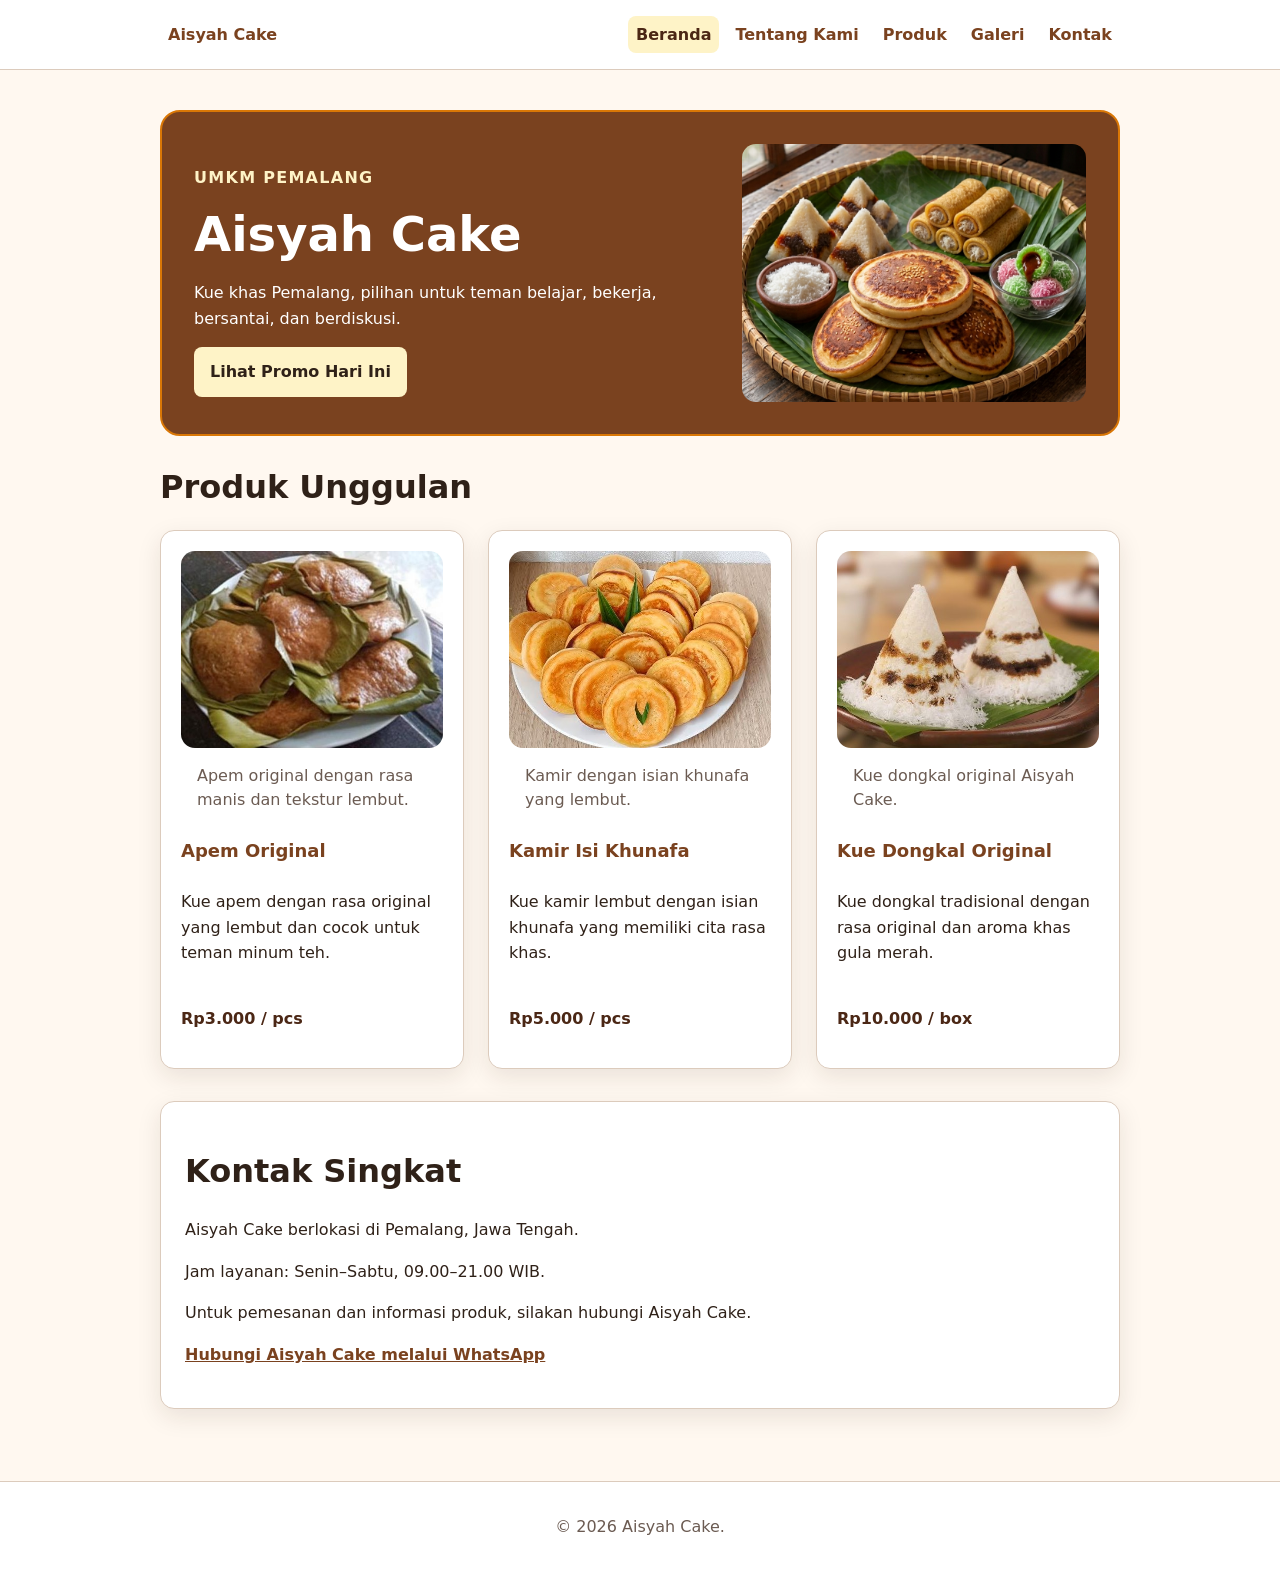
<file: index.html>
<!DOCTYPE html>
<html lang="id">
<head>
  <meta charset="UTF-8">
  <meta name="viewport" content="width=device-width, initial-scale=1">
  <meta name="description" content="Aisyah Cake menyediakan kue tradisional khas Pemalang.">
  <title>Aisyah Cake - Website UMKM</title>
  <link rel="stylesheet" href="css/style.css">
  <script src="js/script.js" defer></script>
  <script src="js/nav.js" defer></script>
  <script src="js/app.js" defer></script>
</head>
<body>
  <a class="skip-link" href="#konten">Lewati ke konten utama</a>
  <header class="site-header">
     <nav class="nav" aria-label="Navigasi utama">
    <a class="brand" href="index.html">Aisyah Cake</a>
    <button class="nav-toggle" type="button" aria-label="Buka menu navigasi" aria-expanded="false" aria-controls="nav-menu">
      <span></span>
      <span></span>
      <span></span>
    </button>
    <ul id="nav-menu">
      <li><a href="index.html" aria-current="page">Beranda</a></li>
      <li><a href="tentang.html">Tentang Kami</a></li>
      <li><a href="produk.html">Produk</a></li>
      <li><a href="galeri.html">Galeri</a></li>
      <li><a href="kontak.html">Kontak</a></li>
    </ul>
  </nav>
  </header>
  <main id="konten" class="page">
    <section class="hero" aria-labelledby="hero-title">
      <div class="hero-content">
        <p class="eyebrow">UMKM PEMALANG</p>
        <h1 id="hero-title">Aisyah Cake</h1>
        <p>Kue khas Pemalang, pilihan untuk teman belajar, bekerja, bersantai, dan berdiskusi.</p>
        <button id="promoButton" type="button">Lihat Promo Hari Ini</button>
      </div>
      <div class="hero-media">
        <img src="assets/images/kue-tradisional.png" width="640" height="480" alt="Ilustrasi aneka kue tradisional Aisyah Cake">
      </div>
    </section>
    <section class="produk-unggulan" aria-labelledby="produk-title">
      <h2 id="produk-title">Produk Unggulan</h2>
      <div class="product-list">
        <article class="product-card">
          <figure>
            <img src="assets/images/apem.jpg" width="640" height="480" alt="Kue apem original Aisyah Cake">
            <figcaption>Apem original dengan rasa manis dan tekstur lembut.</figcaption>
          </figure>
          <h3>Apem Original</h3>
          <p>Kue apem dengan rasa original yang lembut dan cocok untuk teman minum teh.</p>
          <p class="price">Rp3.000 / pcs</p>
        </article>
        <article class="product-card">
          <figure>
            <img src="assets/images/kamirpmlg.jpg" width="640" height="480" alt="Kue kamir dengan isian khunafa">
            <figcaption>Kamir dengan isian khunafa yang lembut.</figcaption>
          </figure>
          <h3>Kamir Isi Khunafa</h3>
          <p>Kue kamir lembut dengan isian khunafa yang memiliki cita rasa khas.</p>
          <p class="price">Rp5.000 / pcs</p>
        </article>
        <article class="product-card">
          <figure>
            <img src="assets/images/dongkal.jpeg" width="640" height="480" alt="Kue dongkal original Aisyah Cake">
            <figcaption>Kue dongkal original Aisyah Cake.</figcaption>
          </figure>
          <h3>Kue Dongkal Original</h3>
          <p>Kue dongkal tradisional dengan rasa original dan aroma khas gula merah.</p>
          <p class="price">Rp10.000 / box</p>
        </article>
      </div>
    </section>
    <section class="kontak" id="kontak" aria-labelledby="kontak-title">
      <h2 id="kontak-title">Kontak Singkat</h2>
      <p>Aisyah Cake berlokasi di Pemalang, Jawa Tengah.</p>
      <p>Jam layanan: Senin–Sabtu, 09.00–21.00 WIB.</p>
      <p>Untuk pemesanan dan informasi produk, silakan hubungi Aisyah Cake.</p>
      <p><a href="https://wa.me/6285877438690">Hubungi Aisyah Cake melalui WhatsApp</a></p>
    </section>
  </main>
  <footer class="site-footer"><p>© 2026 Aisyah Cake.</p></footer>
</body>
</html>
</file>
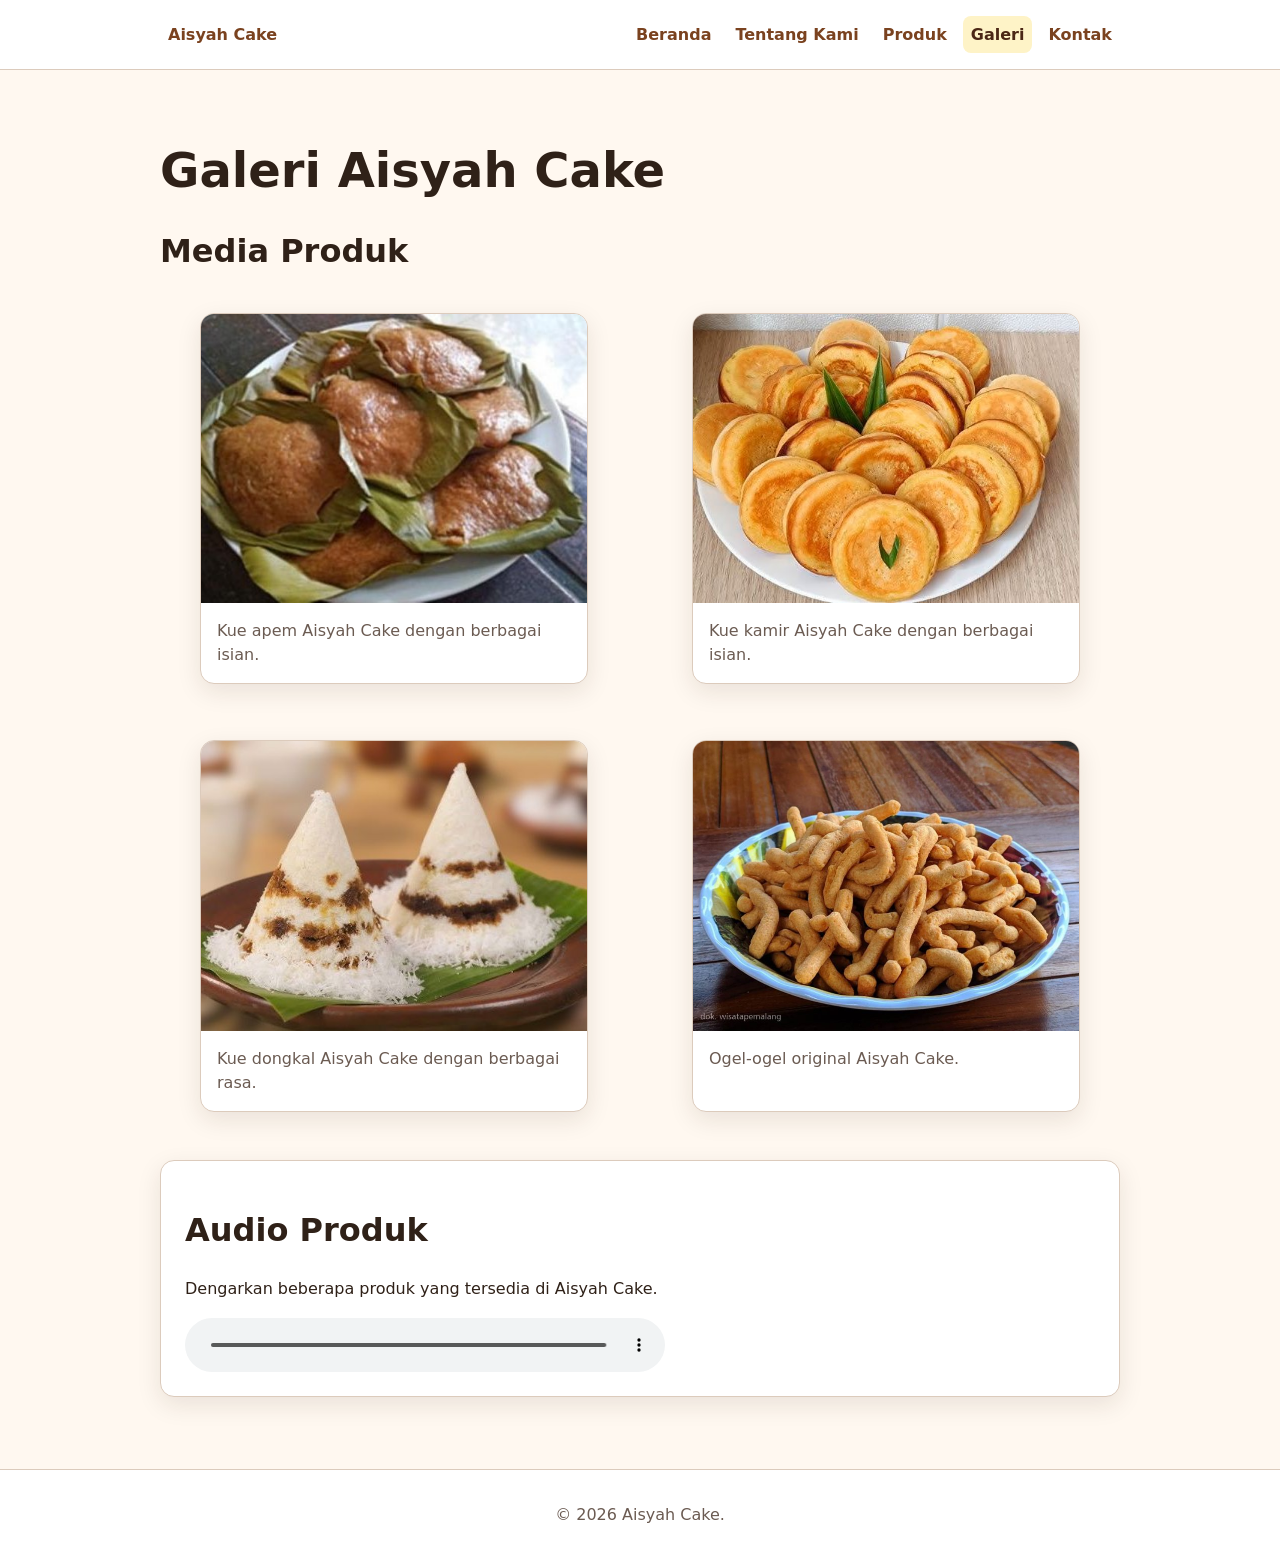
<file: galeri.html>
<!DOCTYPE html>
<html lang="id">
<head>
  <meta charset="UTF-8">
  <meta name="viewport" content="width=device-width, initial-scale=1">
  <meta name="description" content="Galeri produk dan audio Aisyah Cake.">
  <title>Galeri Aisyah Cake - Website UMKM</title>
  <link rel="stylesheet" href="css/style.css">
  <script src="js/nav.js" defer></script>
</head>
<body>
  <a class="skip-link" href="#konten">Lewati ke konten utama</a>
  <header class="site-header">
    
  <nav class="nav" aria-label="Navigasi utama">
    <a class="brand" href="index.html">Aisyah Cake</a>
    <button class="nav-toggle" type="button" aria-label="Buka menu navigasi" aria-expanded="false" aria-controls="nav-menu">
      <span></span>
      <span></span>
      <span></span>
    </button>
    <ul id="nav-menu">
      <li><a href="index.html">Beranda</a></li>
      <li><a href="tentang.html">Tentang Kami</a></li>
      <li><a href="produk.html">Produk</a></li>
      <li><a href="galeri.html" aria-current="page">Galeri</a></li>
      <li><a href="kontak.html">Kontak</a></li>
    </ul>
  </nav>
  </header>
  <main id="konten" class="page">
    <h1>Galeri Aisyah Cake</h1>
    <section aria-labelledby="media-title">
      <h2 id="media-title">Media Produk</h2>
      <div class="gallery-list">
        <figure class="media-card"><img src="assets/images/apem.jpg" width="640" height="480" alt="Kue apem Aisyah Cake dengan berbagai isian"><figcaption>Kue apem Aisyah Cake dengan berbagai isian.</figcaption></figure>
        <figure class="media-card"><img src="assets/images/kamirpmlg.jpg" width="640" height="480" alt="Kue kamir Aisyah Cake dengan berbagai isian"><figcaption>Kue kamir Aisyah Cake dengan berbagai isian.</figcaption></figure>
        <figure class="media-card"><img src="assets/images/dongkal.jpeg" width="640" height="480" alt="Kue dongkal Aisyah Cake dengan berbagai rasa"><figcaption>Kue dongkal Aisyah Cake dengan berbagai rasa.</figcaption></figure>
        <figure class="media-card"><img src="assets/images/ogel.jpg" width="640" height="480" alt="Ogel-ogel original Aisyah Cake"><figcaption>Ogel-ogel original Aisyah Cake.</figcaption></figure>
      </div>
    </section>
    <section aria-labelledby="audio-title" class="gallery-audio">
      <h2 id="audio-title">Audio Produk</h2>
      <p id="audio-note">Dengarkan beberapa produk yang tersedia di Aisyah Cake.</p>
      <audio controls preload="metadata" aria-describedby="audio-note" src="assets/audio/aiscake.mp3">Browser Anda tidak mendukung pemutar audio.</audio>
    </section>
  </main>
  <footer class="site-footer"><p>© 2026 Aisyah Cake.</p></footer>
</body>
</html>
</file>
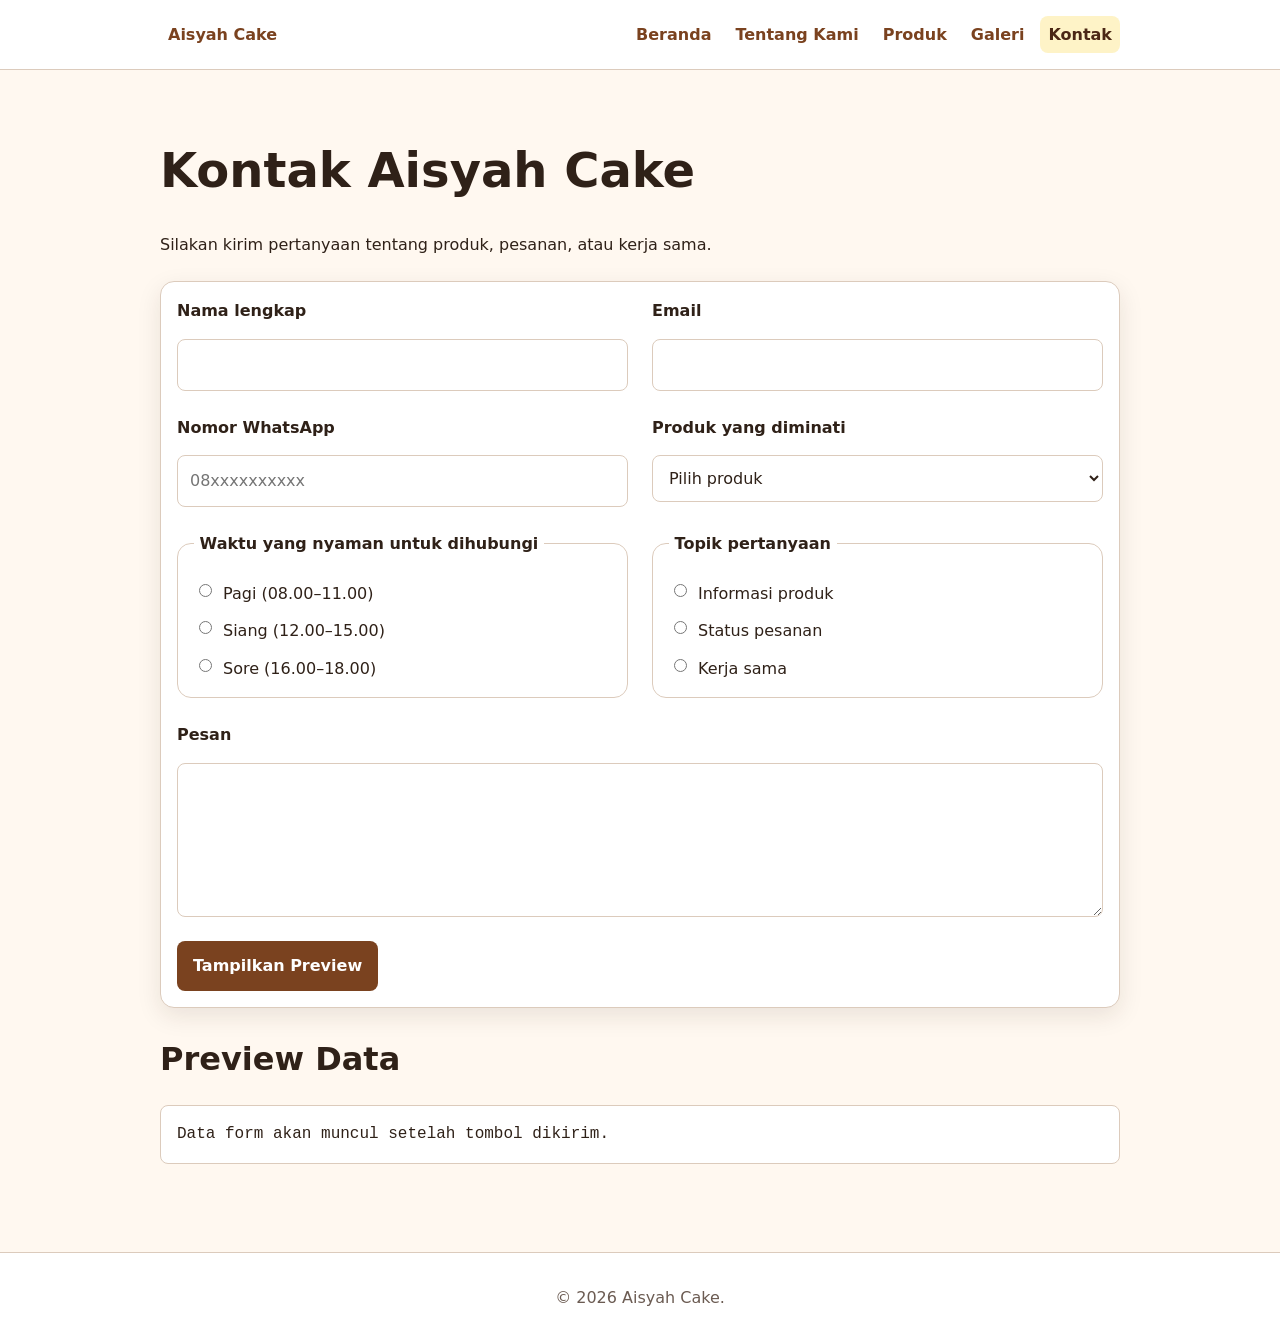
<file: kontak.html>
<!DOCTYPE html>
<html lang="id">
<head>
  <meta charset="UTF-8">
  <meta name="viewport" content="width=device-width, initial-scale=1">
  <meta name="description" content="Hubungi Aisyah Cake untuk pertanyaan produk dan pesanan.">
  <title>Kontak Aisyah Cake - Website UMKM</title>
  <link rel="stylesheet" href="css/style.css">
  <script src="js/form.js" defer></script>
  <script src="js/nav.js" defer></script>
</head>
<body>
  <a class="skip-link" href="#konten">Lewati ke konten utama</a>
  <header class="site-header">
    <nav class="nav" aria-label="Navigasi utama">
    <a class="brand" href="index.html">Aisyah Cake</a>
    <button class="nav-toggle" type="button" aria-label="Buka menu navigasi" aria-expanded="false" aria-controls="nav-menu">
      <span></span>
      <span></span>
      <span></span>
    </button>
    <ul id="nav-menu">
      <li><a href="index.html">Beranda</a></li>
      <li><a href="tentang.html">Tentang Kami</a></li>
      <li><a href="produk.html">Produk</a></li>
      <li><a href="galeri.html">Galeri</a></li>
      <li><a href="kontak.html" aria-current="page">Kontak</a></li>
    </ul>
  </nav>
  </header>
  <main id="konten" class="page">
    <h1>Kontak Aisyah Cake</h1>
    <p>Silakan kirim pertanyaan tentang produk, pesanan, atau kerja sama.</p>
    <form id="form-kontak" action="#" method="post">
      <div class="field"><label for="nama">Nama lengkap</label><input id="nama" name="nama" type="text" autocomplete="name" required minlength="3"></div>
      <div class="field"><label for="email">Email</label><input id="email" name="email" type="email" autocomplete="email" required></div>
      <div class="field"><label for="whatsapp">Nomor WhatsApp</label><input id="whatsapp" name="whatsapp" type="tel" autocomplete="tel" placeholder="08xxxxxxxxxx" required></div>
      <div class="field"><label for="paket">Produk yang diminati</label><select id="paket" name="paket" required><option value="">Pilih produk</option><option value="kue apem">Kue Apem</option><option value="kue dongkal">Kue Dongkal</option><option value="kue kamir">Kue Kamir</option><option value="ogel ogel">Ogel Ogel</option></select></div>
      <fieldset><legend>Waktu yang nyaman untuk dihubungi</legend>
        <label class="choice"><input type="radio" name="waktu" value="pagi" required> Pagi (08.00–11.00)</label>
        <label class="choice"><input type="radio" name="waktu" value="siang"> Siang (12.00–15.00)</label>
        <label class="choice"><input type="radio" name="waktu" value="sore"> Sore (16.00–18.00)</label>
      </fieldset>
      <fieldset><legend>Topik pertanyaan</legend>
        <label class="choice"><input type="radio" name="topik" value="produk" required> Informasi produk</label>
        <label class="choice"><input type="radio" name="topik" value="pesanan"> Status pesanan</label>
        <label class="choice"><input type="radio" name="topik" value="kerja-sama"> Kerja sama</label>
      </fieldset>
      <div class="field field-wide"><label for="pesan">Pesan</label><textarea id="pesan" name="pesan" rows="5" required minlength="10"></textarea></div>
      <button class="form-submit" type="submit">Tampilkan Preview</button>
    </form>
    <section class="contact-preview" aria-labelledby="preview-title">
      <h2 id="preview-title">Preview Data</h2>
      <pre id="preview-form" aria-live="polite">Data form akan muncul setelah tombol dikirim.</pre>
    </section>
  </main>
  <footer class="site-footer"><p>© 2026 Aisyah Cake.</p></footer>
</body>
</html>
</file>
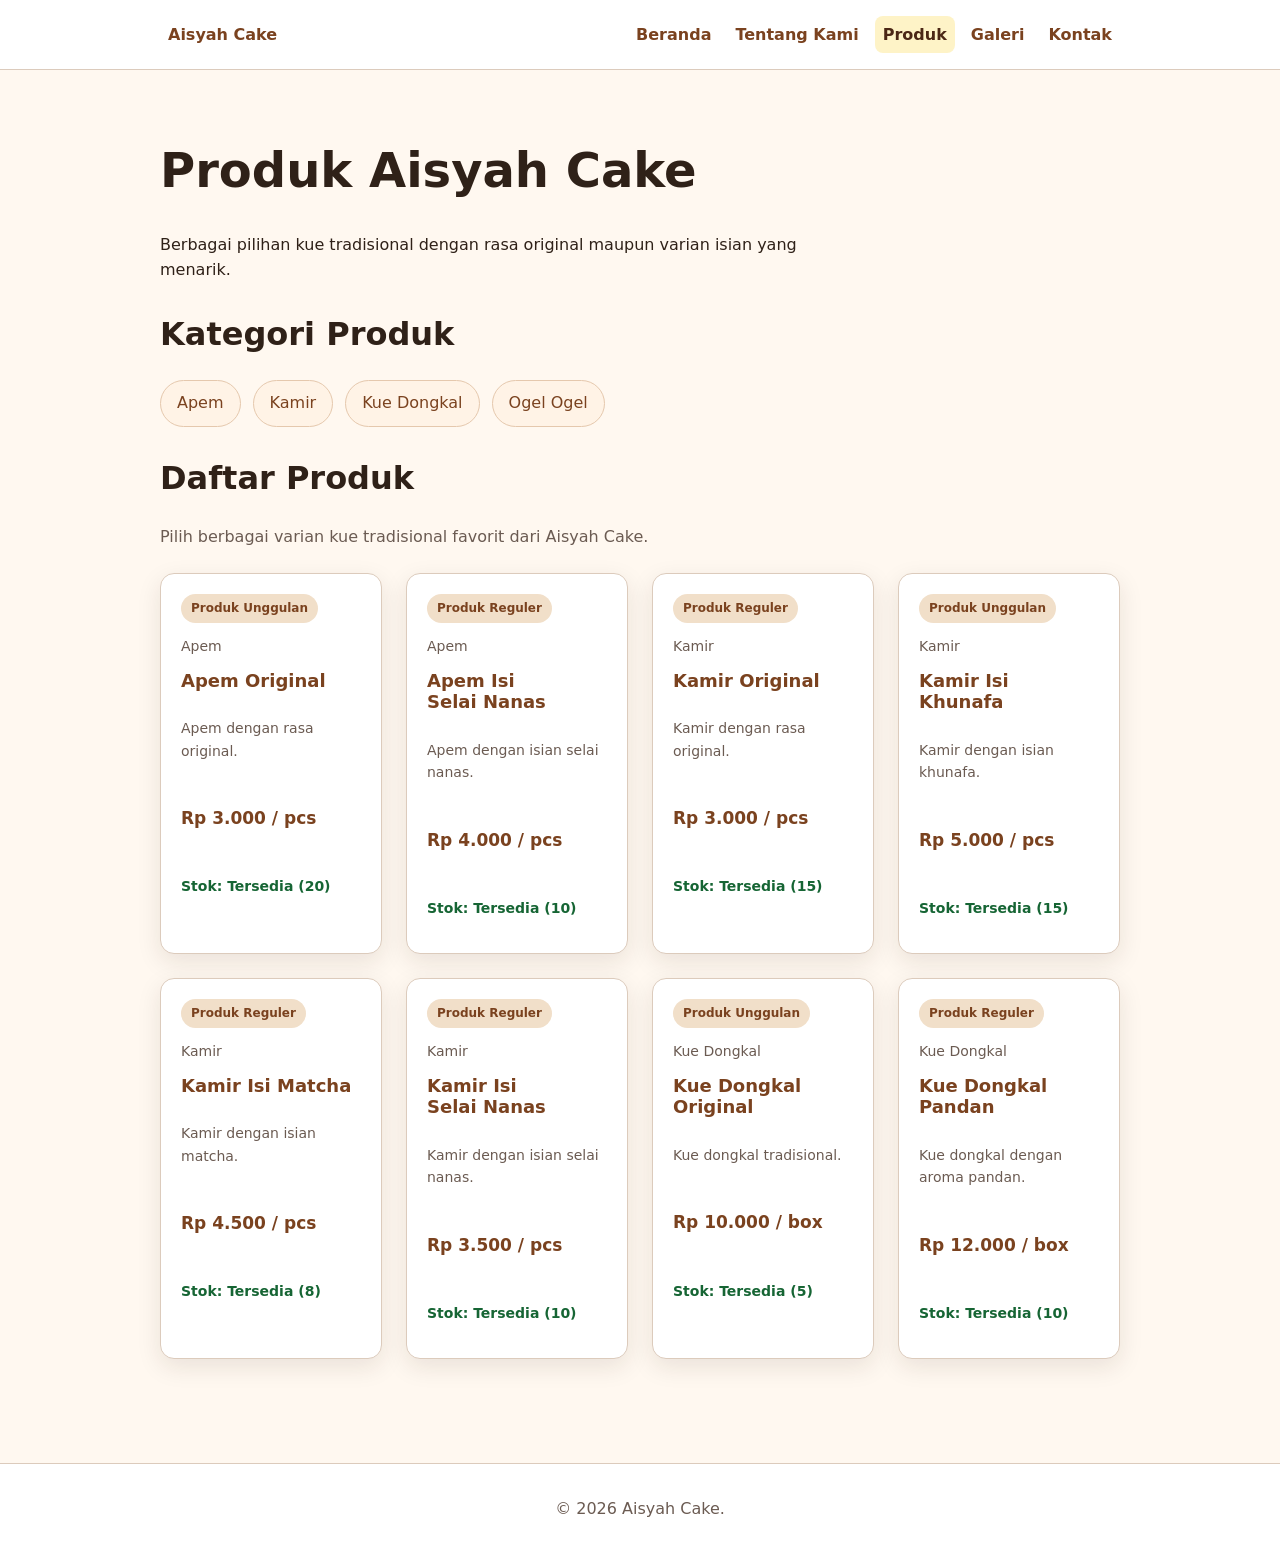
<file: produk.html>
<!DOCTYPE html>
<html lang="id">
<head>
  <meta charset="UTF-8">
  <meta name="viewport" content="width=device-width, initial-scale=1">
  <meta name="description" content="Daftar kategori dan harga produk Aisyah Cake.">
  <title>Produk Aisyah Cake - Website UMKM</title>
  <link rel="stylesheet" href="css/style.css">
  <script src="js/nav.js" defer></script>
  <script src="js/app.js" defer></script>
</head>
<body>
  <a class="skip-link" href="#konten">Lewati ke konten utama</a>
  <header class="site-header">
     <nav class="nav" aria-label="Navigasi utama">
    <a class="brand" href="index.html">Aisyah Cake</a>
    <button class="nav-toggle" type="button" aria-label="Buka menu navigasi" aria-expanded="false" aria-controls="nav-menu">
      <span></span>
      <span></span>
      <span></span>
    </button>
    <ul id="nav-menu">
      <li><a href="index.html">Beranda</a></li>
      <li><a href="tentang.html">Tentang Kami</a></li>
      <li><a href="produk.html" aria-current="page">Produk</a></li>
      <li><a href="galeri.html">Galeri</a></li>
      <li><a href="kontak.html">Kontak</a></li>
    </ul>
  </nav>
  </header>
  <main id="konten" class="page">
    <h1>Produk Aisyah Cake</h1>
    <p>Berbagai pilihan kue tradisional dengan rasa original maupun varian isian yang menarik.</p>
    <section class="product-categories" aria-labelledby="kategori-title">
      <h2 id="kategori-title">Kategori Produk</h2>
      <ul class="category-list">
        <li>Apem</li><li>Kamir</li><li>Kue Dongkal</li><li>Ogel Ogel</li>
      </ul>
    </section>
    <section class="product-prices" aria-labelledby="produk-title">
      <h2 id="produk-title">Daftar Produk</h2>
      <p class="product-intro">
        Pilih berbagai varian kue tradisional favorit dari Aisyah Cake.
      </p>
      <div id="produk-dinamis" class="product-grid">
        <!-- produk ditampilkn melalui js -->
      </div>
    </section>
  </main>
  <footer class="site-footer"><p>© 2026 Aisyah Cake.</p></footer>
</body>
</html>
</file>
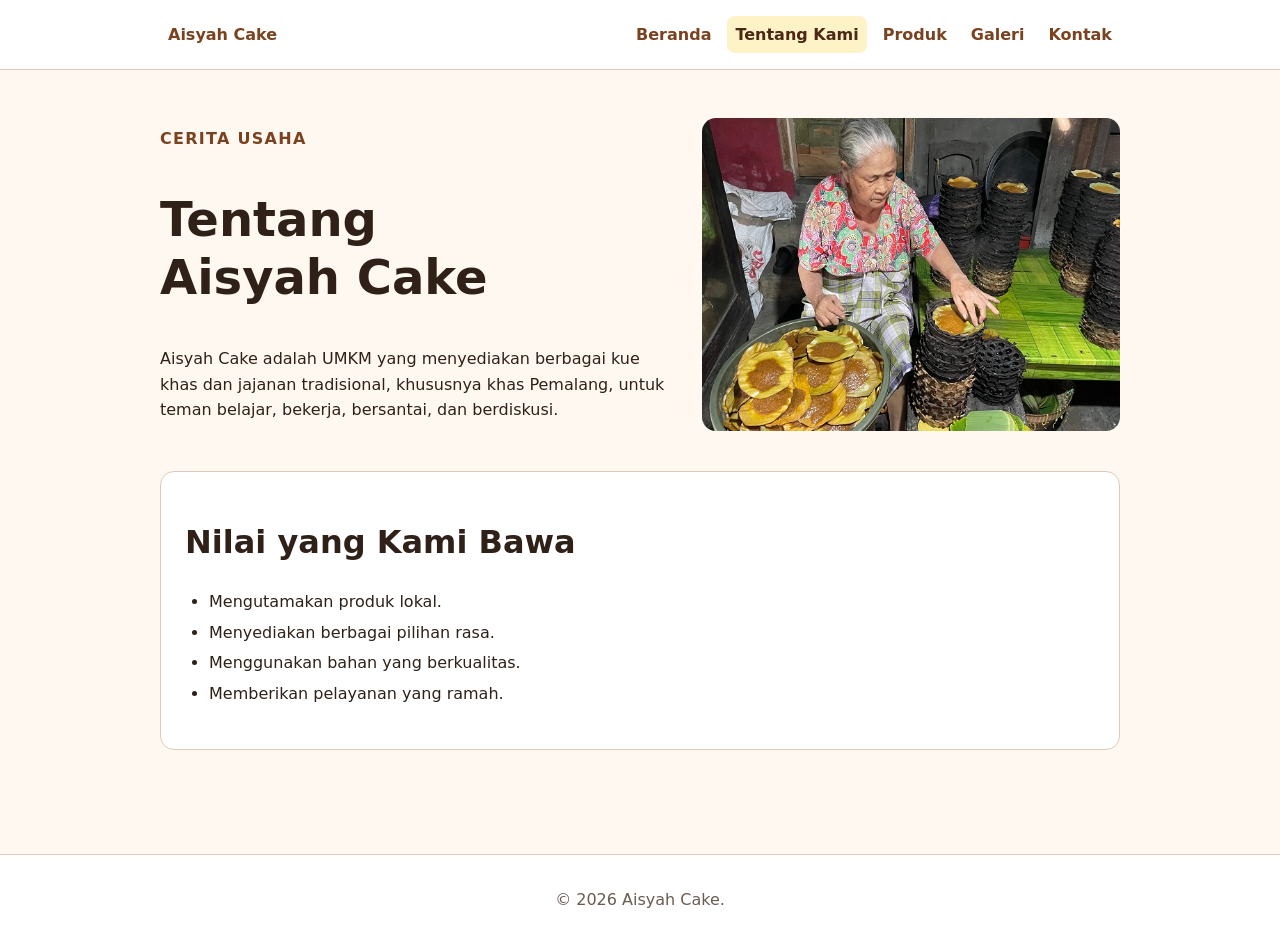
<file: tentang.html>
<!DOCTYPE html>
<html lang="id">
<head>
  <meta charset="UTF-8">
  <meta name="viewport" content="width=device-width, initial-scale=1">
  <meta name="description" content="Kenali cerita dan nilai usaha Aisyah Cake.">
  <title>Tentang Aisyah Cake - Website UMKM</title>
  <link rel="stylesheet" href="css/style.css">
  <script src="js/nav.js" defer></script>
</head>
<body>
  <a class="skip-link" href="#konten">Lewati ke konten utama</a>
  <header class="site-header">
     <nav class="nav" aria-label="Navigasi utama">
    <a class="brand" href="index.html">Aisyah Cake</a>
    <button class="nav-toggle" type="button" aria-label="Buka menu navigasi" aria-expanded="false" aria-controls="nav-menu">
      <span></span>
      <span></span>
      <span></span>
    </button>
    <ul id="nav-menu">
      <li><a href="index.html">Beranda</a></li>
      <li><a href="tentang.html" aria-current="page">Tentang Kami</a></li>
      <li><a href="produk.html">Produk</a></li>
      <li><a href="galeri.html">Galeri</a></li>
      <li><a href="kontak.html">Kontak</a></li>
    </ul>
  </nav>
  </header>
  <main id="konten" class="page">
    <section class="about-intro" aria-labelledby="tentang-title">
      <div class="about-content">
        <p class="eyebrow">CERITA USAHA</p>
        <h1 id="tentang-title">Tentang Aisyah Cake</h1>
        <p>Aisyah Cake adalah UMKM yang menyediakan berbagai kue khas dan jajanan tradisional, khususnya khas Pemalang, untuk teman belajar, bekerja, bersantai, dan berdiskusi.</p>
      </div>
      <div class="about-image">
        <img src="assets/images/proses.jpg" width="640" height="480" alt="Pembuat kue tradisional Aisyah Cake sedang menyiapkan adonan">
      </div>
    </section>
    <section class="about-values" aria-labelledby="nilai-title">
      <h2 id="nilai-title">Nilai yang Kami Bawa</h2>
      <ul>
        <li>Mengutamakan produk lokal.</li>
        <li>Menyediakan berbagai pilihan rasa.</li>
        <li>Menggunakan bahan yang berkualitas.</li>
        <li>Memberikan pelayanan yang ramah.</li>
      </ul>
    </section>
  </main>
  <footer class="site-footer"><p>© 2026 Aisyah Cake.</p></footer>
</body>
</html>
</file>
<file: css/style.css>
/*ROOT*/

:root {
  --color-primary: #7a421f;
  --color-primary-strong: #4b2715;
  --color-text: #2f2118;
  --color-muted: #6b5b52;
  --color-surface: #fff;
  --color-surface-soft: #fff8f0;
  --color-border: #dccbbc;
  --color-focus: #1d4ed8;
  --color-accent: #d97706;
  --color-success: #166534;
  --color-success-soft: #f0fdf4;
  --color-danger: #b91c1c;
  --color-danger-soft: #fef2f2;

  --space-1: .5rem;
  --space-2: .75rem;
  --space-3: 1rem;
  --space-4: 1.5rem;
  --space-5: 2rem;
  --space-6: 2.5rem;

  --radius-sm: .5rem;
  --radius-md: .875rem;
  --radius-lg: 1.25rem;

  --shadow-card: 0 .5rem 1.5rem rgb(47 33 24 / 10%);
  --page-gutter: clamp(1rem, 4vw, 2rem);
  --content-width: 60rem;
}


/*DASAR WEBSITE*/

*, *::before, *::after {
  box-sizing: border-box;
}
html {
  color-scheme: light;
  scroll-behavior: smooth;
}
body {
  margin: 0;
  color: var(--color-text);
  background: var(--color-surface-soft);
  font-family: system-ui, -apple-system, BlinkMacSystemFont,
    "Segoe UI", sans-serif;
  font-size: 1rem;
  line-height: 1.6;
  overflow-wrap: anywhere;
}
img, video, iframe {
  display: block;
  max-width: 100%;
  height: auto;
}
img {
  object-fit: cover;
}
audio {
  display: block;
  width: 100%;
  max-width: 30rem;
}
a {
  color: var(--color-primary);
}
a:hover {
  color: var(--color-primary-strong);
}
:focus-visible {
  outline: 3px solid var(--color-focus);
  outline-offset: 3px;
}

/*SKIP LINK */

.skip-link {
  position: absolute;
  z-index: 10;
  top: -5rem;
  left: var(--page-gutter);
  padding: var(--space-2) var(--space-3);
  color: var(--color-surface);
  background: var(--color-text);
  border-radius: var(--radius-sm);
}
.skip-link:focus {
  top: var(--space-3);
}

/*HEADER DAN NAV */

.site-header,
.site-footer {
  padding: var(--space-3) var(--page-gutter);
  background: var(--color-surface);
  border-bottom: 1px solid var(--color-border);
}
.nav,
.page {
  width: min(100% - 2 * var(--page-gutter), var(--content-width));
  margin-inline: auto;
}
.nav {
  display: flex;
  flex-direction: column;
  align-items: flex-start;
  gap: var(--space-3);
}
.brand {
  color: var(--color-text);
  font-weight: 800;
  text-decoration: none;
}
.nav ul {
  display: flex;
  flex-wrap: wrap;
  gap: var(--space-1);
  width: 100%;
  padding: 0;
  margin: 0;
  list-style: none;
}
.nav li {
  min-width: 0;
  margin: 0;
}
.nav a {
  display: inline-block;
  padding: .35rem .5rem;
  color: var(--color-primary);
  font-weight: 600;
  text-decoration: none;
  border-radius: var(--radius-sm);
}
.nav a:hover {
  color: var(--color-primary-strong);
  background: #fff3e6;
}
.nav a[aria-current="page"] {
  color: var(--color-primary-strong);
  font-weight: 800;
  background: #fef3c7;
}

/* Tombol hamburger */

.nav-toggle {
  display: none;
  align-items: center;
  justify-content: center;
  flex-direction: column;
  flex-shrink: 0;
  gap: 5px;
  width: 44px;
  height: 44px;
  padding: 8px;
  color: var(--color-primary);
  background: transparent;
  border: 1px solid var(--color-border);
  border-radius: var(--radius-sm);
  cursor: pointer;
}
.nav-toggle:hover {
  color: var(--color-primary-strong);
  background: #fff3e6;
}
.nav-toggle span {
  display: block;
  width: 24px;
  height: 3px;
  margin: 0;
  background: currentColor;
  border-radius: 3px;
  transition: transform .2s ease, opacity .2s ease;
}

/*KONTEN UTAMA */

.page {
  padding-block: clamp(1.5rem, 4vw, 2.5rem);
}
h1, h2, h3 {
  line-height: 1.2;
  text-wrap: balance;
}
h1 {
  font-size: clamp(2rem, 6vw, 3rem);
}
h2 {
  font-size: clamp(1.4rem, 3vw, 2rem);
}
p, li {
  max-width: 68ch;
}
.eyebrow {
  color: var(--color-primary);
  font-weight: 800;
  letter-spacing: .08em;
  text-transform: uppercase;
}
.price {
  color: var(--color-primary-strong);
  font-weight: 800;
}


/* TOMBOL*/

button {
  max-width: 100%;
  padding: var(--space-2) var(--space-3);
  color: var(--color-surface);
  font: inherit;
  font-weight: 700;
  cursor: pointer;
  background: var(--color-primary);
  border: 0;
  border-radius: var(--radius-sm);
}

button:hover {
  color: var(--color-surface);
  background: var(--color-primary-strong);
}


/* HERO */

.hero {
  display: grid;
  grid-template-columns: minmax(0, 1fr);
  align-items: center;
  gap: var(--space-4);
  padding: clamp(1rem, 4vw, 2rem);
  color: var(--color-surface);
  background: var(--color-primary);
  border: 2px solid var(--color-accent);
  border-radius: var(--radius-lg);
}
.hero-content,
.hero-media,
.about-content,
.about-image {
  min-width: 0;
}
.hero-content h1 {
  margin-block: var(--space-2);
}
.hero-content p {
  max-width: 55ch;
}
.hero .eyebrow {
  color: #fef3c7;
}
.hero-media img {
  width: 100%;
  aspect-ratio: 4 / 3;
  border-radius: var(--radius-md);
}
.hero #promoButton {
  color: var(--color-text);
  background: #fef3c7;
}
.hero #promoButton:hover {
  background: #fde68a;
}


/*CARD DAN GMBAR*/

.product-card,
.media-card {
  min-width: 0;
  padding: var(--space-3);
  background: var(--color-surface);
  border: 1px solid var(--color-border);
  border-radius: var(--radius-md);
  box-shadow: var(--shadow-card);
}
/* Kartu produk */
.product-card {
  display: flex;
  flex-direction: column;
  gap: var(--space-2);
  padding: 20px;
  transition: transform .2s ease, box-shadow .2s ease;
}
.product-card:hover {
  transform: translateY(-4px);
  box-shadow: 0 5px 15px rgb(74 40 3 / 12%);
}
.product-card h3 {
  margin: 0;
  color: var(--color-primary);
  font-size: 18px;
}
.product-card figure {
  margin: 0;
}
.product-card figure img {
  width: 100%;
  aspect-ratio: 4 / 3;
  border-radius: var(--radius-md);
}
.product-card p {
  overflow-wrap: anywhere;
}
.product-card .price {
  margin-top: auto;
  padding-top: var(--space-2);
}
/* Produk unggulan beranda */
.produk-unggulan,
.kontak {
  margin-top: var(--space-5);
}
.produk-unggulan > h2 {
  margin-bottom: var(--space-4);
}
.product-list {
  display: grid;
  grid-template-columns: minmax(0, 1fr);
  gap: var(--space-4);
}

/*TENTANG KAMI */

.about-intro {
  display: grid;
  grid-template-columns: minmax(0, 1fr);
  align-items: center;
  gap: var(--space-5);
  margin-bottom: var(--space-5);
}
.about-image img {
  width: 100%;
  aspect-ratio: 4 / 3;
  border-radius: var(--radius-md);
}
.about-values {
  padding: var(--space-4);
  margin-bottom: var(--space-5);
  background: var(--color-surface);
  border: 1px solid var(--color-border);
  border-radius: var(--radius-md);
}
.about-values ul {
  padding-left: var(--space-4);
  line-height: 1.9;
}


/*HALAMAN PRODUK */

.product-categories,
.product-prices {
  margin-block: var(--space-5);
}
.category-list {
  display: flex;
  flex-wrap: wrap;
  gap: var(--space-2);
  padding: 0;
  list-style: none;
}
.category-list li {
  max-width: 100%;
  padding: .6rem 1rem;
  color: var(--color-primary);
  background: #fff3e6;
  border: 1px solid #e5c8ad;
  border-radius: 999px;
}
/* Kartu produk dinamis */
.product-intro {
  margin-bottom: var(--space-4);
  color: var(--color-muted);
}
.product-grid {
  display: grid;
  grid-template-columns: repeat(
    auto-fit,
    minmax(min(100%, 220px), 1fr)
  );
  gap: var(--space-4);
  margin-top: var(--space-4);
}
.product-category {
  margin: 0;
  color: var(--color-muted);
  font-size: .875rem;
}
.product-description {
  color: var(--color-muted);
  font-size: .875rem;
  line-height: 1.6;
}
.product-price {
  color: var(--color-primary);
  font-size: 1.0625rem;
  font-weight: 800;
}
.product-stock {
  font-size: .875rem;
  font-weight: 600;
}
.stock-available {
  color: var(--color-success);
}
.stock-empty {
  color: var(--color-danger);
}
.product-label {
  display: inline-block;
  width: fit-content;
  padding: 5px 10px;
  color: var(--color-primary);
  background: #f1dfc9;
  border-radius: 999px;
  font-size: .75rem;
  font-weight: 700;
}

/* GALERI */

.gallery-list {
  display: grid;
  grid-template-columns: minmax(0, 1fr);
  gap: var(--space-4);
  margin-top: var(--space-4);
}
.media-card {
  padding: 0;
  overflow: hidden;
}
.media-card img {
  width: 100%;
  aspect-ratio: 4 / 3;
}
figcaption {
  padding: var(--space-3);
  color: var(--color-muted);
  line-height: 1.5;
}
.gallery-audio {
  padding: clamp(1rem, 3vw, 1.5rem);
  margin-top: var(--space-5);
  background: var(--color-surface);
  border: 1px solid var(--color-border);
  border-radius: var(--radius-md);
  box-shadow: var(--shadow-card);
}

/*KONTAK DAN FORM */

.kontak {
  padding: var(--space-4);
  background: var(--color-surface);
  border: 1px solid var(--color-border);
  border-radius: var(--radius-md);
  box-shadow: var(--shadow-card);
}
.kontak a {
  font-weight: 700;
}
#form-kontak {
  display: grid;
  grid-template-columns: minmax(0, 1fr);
  gap: var(--space-4);
  padding: var(--space-3);
  margin-top: var(--space-4);
  background: var(--color-surface);
  border: 1px solid var(--color-border);
  border-radius: var(--radius-md);
  box-shadow: var(--shadow-card);
}
#form-kontak .field {
  display: flex;
  flex-direction: column;
  gap: .45rem;
  min-width: 0;
}
.field label,
legend {
  display: block;
  margin-bottom: var(--space-1);
  font-weight: 700;
}
#form-kontak input:not([type="radio"]),
#form-kontak select,
#form-kontak textarea {
  width: 100%;
  min-width: 0;
  max-width: 100%;
  padding: var(--space-2);
  color: inherit;
  font: inherit;
  background: var(--color-surface);
  border: 1px solid var(--color-border);
  border-radius: var(--radius-sm);
}
input[type="radio"],
input[type="checkbox"] {
  width: auto;
  flex: 0 0 auto;
}
fieldset {
  min-width: 0;
  padding: var(--space-3);
  margin: 0;
  border: 1px solid var(--color-border);
  border-radius: var(--radius-md);
}
#form-kontak fieldset {
  display: flex;
  flex-direction: column;
  align-items: flex-start;
  gap: var(--space-2);
}
#form-kontak legend {
  padding-inline: .35rem;
}
.choice {
  display: flex;
  align-items: flex-start;
  gap: .5rem;
}
#form-kontak textarea {
  resize: vertical;
}
#form-kontak button {
  justify-self: start;
}
#form-kontak input:focus-visible,
#form-kontak select:focus-visible,
#form-kontak textarea:focus-visible,
#form-kontak button:focus-visible,
.nav a:focus-visible,
.hero button:focus-visible,
.kontak a:focus-visible {
  outline: 3px solid var(--color-focus);
  outline-offset: 3px;
}


/*PREVIEW FORM*/

.contact-preview {
  margin-top: var(--space-5);
}
#preview-form {
  max-width: 100%;
  overflow-x: auto;
  padding: var(--space-3);
  white-space: pre-wrap;
  overflow-wrap: anywhere;
  background: var(--color-surface);
  border: 1px solid var(--color-border);
  border-radius: var(--radius-sm);
}
#preview-form.status-success {
  padding: var(--space-2) var(--space-3);
  margin-block: var(--space-3);
  color: var(--color-success);
  background: var(--color-success-soft);
  border: 2px solid var(--color-success);
  font-weight: 700;
}
#preview-form.status-danger {
  padding: var(--space-2) var(--space-3);
  margin-block: var(--space-3);
  color: var(--color-danger);
  background: var(--color-danger-soft);
  border: 2px solid var(--color-danger);
  font-weight: 700;
}


/*FOOTER*/

.site-footer {
  margin-top: var(--space-5);
  color: var(--color-muted);
  text-align: center;
  border-top: 1px solid var(--color-border);
  border-bottom: 0;
}
.site-footer p {
  margin-inline: auto;
}


/*RESPONSIVE */

@media (min-width: 40rem) {

  .nav {
    flex-direction: row;
    align-items: center;
    justify-content: space-between;
  }
  .nav ul {
    width: auto;
    justify-content: flex-end;
  }
  .gallery-list {
    grid-template-columns: repeat(2, minmax(0, 1fr));
  }
  .about-intro {
    grid-template-columns: minmax(0, 1.1fr) minmax(0, .9fr);
  }
}
@media (min-width: 48rem) {
  .hero {
    grid-template-columns: minmax(0, 1.2fr) minmax(0, .8fr);
    gap: var(--space-5);
  }
  .product-list {
    grid-template-columns: repeat(3, minmax(0, 1fr));
  }
  #form-kontak {
    grid-template-columns: repeat(2, minmax(0, 1fr));
  }
  #form-kontak .field-wide,
  #form-kontak .form-submit {
    grid-column: 1 / -1;
  }
}


/*RESPONSIVE NAV */

@media (max-width: 39.999rem) {
  .nav {
    flex-direction: row;
    flex-wrap: wrap;
    align-items: center;
    justify-content: space-between;
    gap: var(--space-2);
  }
  .nav-toggle {
    display: flex;
  }
  .nav ul {
    display: none;
    flex-direction: column;
    align-items: stretch;
    gap: 4px;
    width: 100%;
    padding: var(--space-2) 0 0;
    margin: 0;
    border-top: 1px solid var(--color-border);
  }
  .nav ul.is-open {
    display: flex;
  }
  .nav ul li {
    width: 100%;
  }
  .nav ul li a {
    display: block;
    width: 100%;
    padding: 10px 12px;
  }
  .nav-toggle[aria-expanded="true"] span:nth-child(1) {
    transform: translateY(8px) rotate(45deg);
  }
  .nav-toggle[aria-expanded="true"] span:nth-child(2) {
    opacity: 0;
  }
  .nav-toggle[aria-expanded="true"] span:nth-child(3) {
    transform: translateY(-8px) rotate(-45deg);
  }
}


/* HOVER CARD*/

@media (prefers-reduced-motion: reduce) {
  html {
    scroll-behavior: auto;
  }
  .nav-toggle span,
  .product-card {
    transition: none;
  }
  .product-card:hover {
    transform: none;
  }
}
</file>
